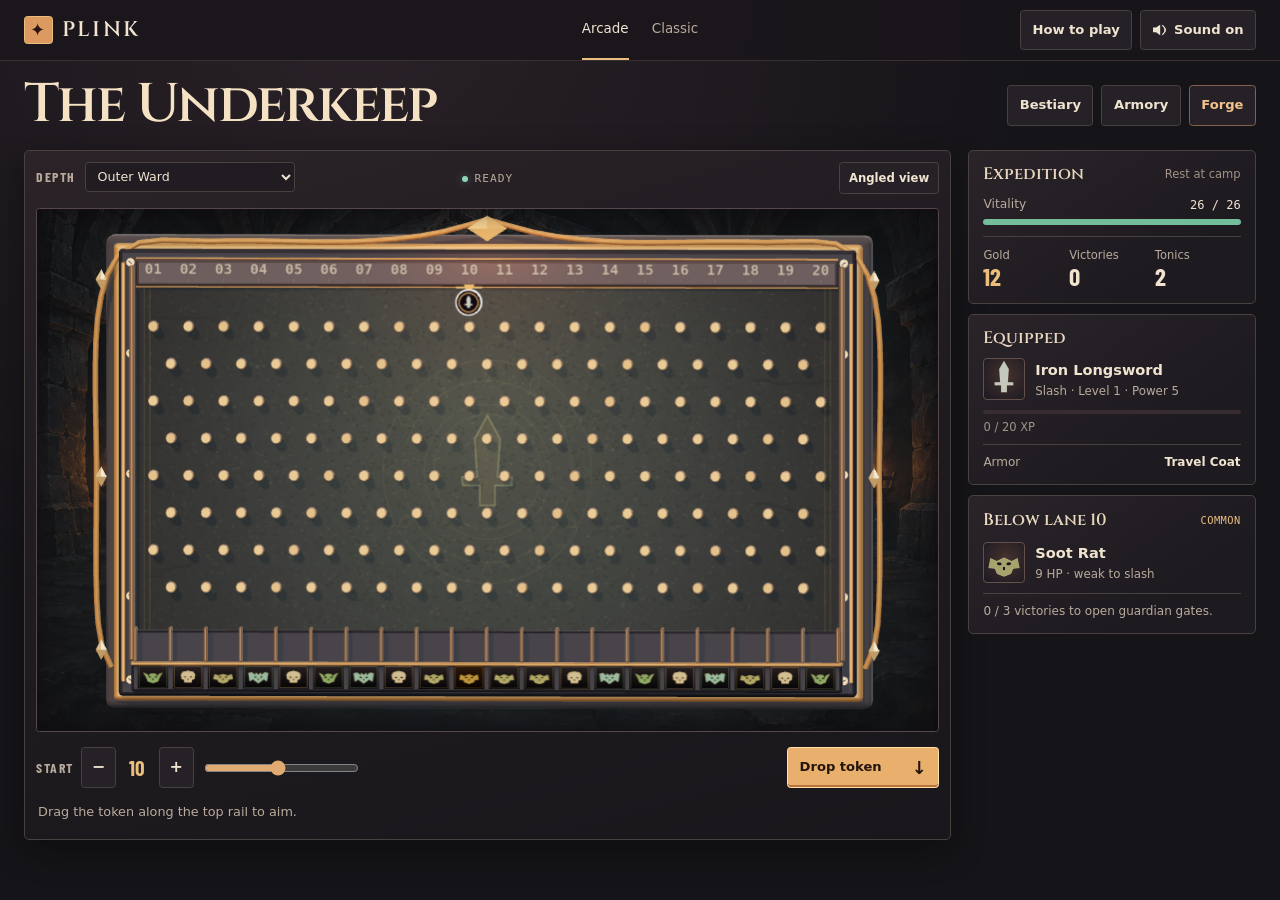
<file: index.html>
<!doctype html>
<html lang="en">
<head>
  <meta charset="utf-8">
  <meta name="viewport" content="width=device-width,initial-scale=1">
  <meta name="description" content="Drop a weapon token, fight the monster below, and gear up for the next descent in Plink Arcade.">
  <meta name="theme-color" content="#151418">
  <title>Plink Arcade · The Underkeep</title>
  <link rel="stylesheet" href="./assets/arcade.css?v=underkeep">
  <script type="module" src="./assets/arcade.js?v=underkeep"></script>
</head>
<body>
  <header class="topbar">
    <div class="frame masthead">
      <a class="brand" href="./" aria-label="Plink Arcade"><span class="brand-mark" aria-hidden="true">✦</span>PLINK</a>
      <nav class="editions" aria-label="Game version"><a href="./" aria-current="page">Arcade</a><a href="./classic/">Classic</a></nav>
      <div class="header-tools">
        <button type="button" class="quiet" id="help">How to play</button>
        <button type="button" class="quiet sound" id="sound" aria-pressed="true"><span class="sound-icon" aria-hidden="true"></span><span id="sound-label">Sound on</span></button>
      </div>
    </div>
  </header>

  <main class="frame game">
    <div class="game-heading">
      <h1>The Underkeep</h1>
      <div class="heading-actions">
        <button type="button" class="quiet" id="journal">Bestiary</button>
        <button type="button" class="quiet" id="armory">Armory</button>
        <button type="button" class="quiet forge" id="forge">Forge</button>
      </div>
    </div>

    <div class="game-layout">
      <section class="machine" id="machine" aria-label="Expedition board">
        <div class="machine-head">
          <div class="depth-select"><label for="depth">Depth</label><select id="depth" disabled></select></div>
          <div class="machine-status"><span class="status-light" aria-hidden="true"></span><span id="machine-state">Loading</span></div>
          <button class="quiet view" type="button" id="view" aria-pressed="false" disabled>Angled view</button>
        </div>

        <div class="stage" id="stage" role="region" aria-label="3D pegboard and monster gates">
          <div class="stage-loading" id="stage-loading">Lighting the board…</div>
          <div class="battle-hud" id="battle-hud" hidden>
            <div class="fighter"><strong>You</strong><span id="arena-hero-hp"></span><div class="hp-track"><div id="arena-hero-meter"></div></div></div>
            <div class="fighter foe"><strong id="arena-foe-name"></strong><span id="arena-foe-hp"></span><div class="hp-track"><div id="arena-foe-meter"></div></div></div>
            <span class="floating-hit player-hit" id="player-hit" aria-hidden="true"></span>
            <span class="floating-hit enemy-hit" id="enemy-hit" aria-hidden="true"></span>
            <div class="battle-signal" id="battle-signal"></div>
          </div>
        </div>

        <div class="launch-controls" id="aim-controls">
          <div class="position-picker">
            <label for="lane">Start</label>
            <button type="button" class="step" id="lane-left" aria-label="Previous start position" disabled>−</button>
            <output id="lane-value" for="lane">10</output>
            <button type="button" class="step" id="lane-right" aria-label="Next start position" disabled>+</button>
            <input type="range" id="lane" min="1" max="20" value="10" disabled>
          </div>
          <div class="launch-kit" id="launch-kit" hidden>
            <label for="rack-count">Tokens</label><select id="rack-count"><option value="1">1</option><option value="2">2</option><option value="3">3</option></select>
            <label for="rack-spread" class="screen-reader">Token spacing</label><select id="rack-spread"><option value="1">Tight spread</option><option value="3">Wide spread</option></select>
          </div>
          <button type="button" class="primary drop" id="drop" disabled><span id="drop-label">Drop token</span><span aria-hidden="true">↓</span></button>
        </div>

        <div class="battle-controls" id="battle-controls" hidden>
          <fieldset class="stances" aria-label="Combat stance">
            <label><input type="radio" name="stance" value="strike" checked><b>Strike</b><small>More damage</small></label>
            <label><input type="radio" name="stance" value="focus"><b>Focus</b><small>Better accuracy</small></label>
            <label><input type="radio" name="stance" value="guard"><b>Guard</b><small>Reduce damage</small></label>
          </fieldset>
          <div class="fight-tools"><button type="button" class="quiet" id="tonic">Tonic</button><button type="button" class="quiet" id="retreat">Retreat</button></div>
        </div>

        <div class="resolution" id="resolution" hidden><div><strong id="result-title"></strong><p id="result-detail"></p></div><button class="primary" id="continue" type="button">Back to board</button></div>
        <p class="machine-note" id="machine-note" role="status">Drag the token along the top rail to aim.</p>
      </section>

      <aside class="side" aria-label="Expedition details">
        <section class="character">
          <div class="side-heading"><h2>Expedition</h2><button class="text-button" type="button" id="camp">Rest at camp</button></div>
          <div class="vitality"><span>Vitality</span><b id="hp-label">26 / 26</b><div class="hp-track"><div id="hp-meter"></div></div></div>
          <dl class="stats"><div><dt>Gold</dt><dd id="gold">12</dd></div><div><dt>Victories</dt><dd id="wins">0</dd></div><div><dt>Tonics</dt><dd id="tonics">2</dd></div></dl>
        </section>

        <section class="equipment">
          <h2>Equipped</h2>
          <div class="weapon-wrap"><span class="weapon-icon" id="weapon-icon" aria-hidden="true"></span><div><strong id="weapon-name">Iron Longsword</strong><p id="weapon-detail">Slash · Level 1</p></div></div>
          <div class="mastery"><div id="xp-meter"></div></div><p id="weapon-xp" class="muted small"></p>
          <div class="armor-line"><span>Armor</span><b id="armor-name">Travel Coat</b></div>
        </section>

        <section class="scout">
          <div class="side-heading"><h2 id="scout-title">Below lane 10</h2><span id="scout-danger" class="danger"></span></div>
          <div class="monster-wrap"><span class="monster-icon" id="scout-icon" aria-hidden="true"></span><div><strong id="scout-name">Soot Rat</strong><p id="scout-weak"></p></div></div>
          <p class="depth-task" id="depth-task"></p>
          <p class="forge-readout" id="forge-readout" hidden></p>
          <ol id="combat-log" class="combat-log" aria-label="Combat log" hidden></ol>
        </section>
      </aside>
    </div>
  </main>

  <dialog id="options" aria-labelledby="options-title">
    <div class="dialog-head"><h2 id="options-title"></h2><button type="button" class="close" id="close-options" aria-label="Close">×</button></div>
    <div class="dialog-body" id="option-content"></div>
  </dialog>
  <noscript><p class="frame">Enable JavaScript to play Plink.</p></noscript>
</body>
</html>
</file>
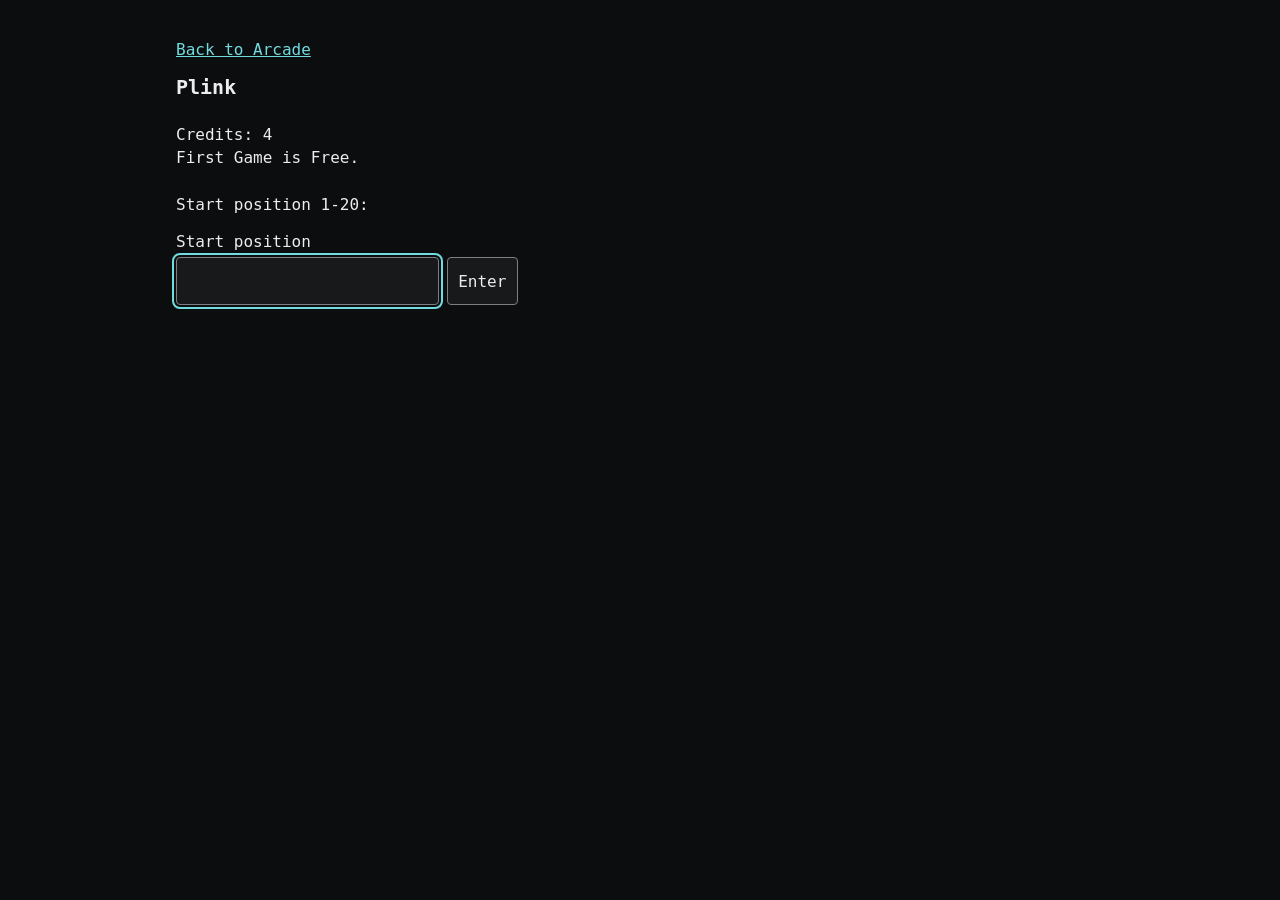
<file: classic/index.html>
<!doctype html>
<html lang="en">
<head>
  <meta charset="utf-8">
  <meta name="viewport" content="width=device-width, initial-scale=1">
  <meta name="description" content="Play the original terminal Plink game in your browser.">
  <title>Plink</title>
  <link rel="stylesheet" href="terminal.css">
  <script type="module" src="terminal.js"></script>
</head>
<body>
  <main>
    <nav aria-label="Game version"><a href="../">Back to Arcade</a></nav>
    <h1>Plink</h1>
    <pre id="screen" role="log" aria-label="Game output"></pre>
    <form id="command" hidden>
      <label for="answer" id="prompt">Input</label>
      <div class="command-row">
        <input id="answer" type="text" autocomplete="off" autocapitalize="off" spellcheck="false" aria-describedby="input-error">
        <button type="submit">Enter</button>
      </div>
      <p id="input-error" role="status"></p>
    </form>
    <button id="restart" type="button" hidden>New game</button>
    <noscript>Enable JavaScript to play Plink.</noscript>
  </main>
</body>
</html>
</file>
<file: assets/arcade.css>
@font-face{font-family:Cinzel;font-style:normal;font-display:swap;font-weight:600;src:url("./cinzel-latin-600-normal.woff2") format("woff2"),url("./cinzel-latin-600-normal.woff") format("woff")}@font-face{font-family:Barlow Condensed;font-style:normal;font-display:swap;font-weight:700;src:url("./barlow-condensed-latin-700-normal.woff2") format("woff2"),url("./barlow-condensed-latin-700-normal.woff") format("woff")}:root{color-scheme:dark;font:400 1rem/1.4 system-ui,sans-serif;--ink: #f0e4d0;--sub: #b9ab9c;--muted: #a19386;--edge: #494040;--panel: #221f24;--surface: #19171c;--gold: #ebbe7d;--amber: #bb773d;--mint: #8fd4b5;--danger: #ffa789;--title: "Cinzel", Georgia, serif;--number: "Barlow Condensed", "Arial Narrow", sans-serif;--mono: ui-monospace, Consolas, monospace;color:var(--ink);background:#151418}*,*:before,*:after{box-sizing:border-box}body{margin:0;min-height:100svh;background:radial-gradient(ellipse at 28% 0,#292127 0,transparent 54%),#151418}button,select,input{font:inherit}button,select{color:inherit}button{cursor:pointer}button:disabled{cursor:default}a{color:inherit}:focus-visible{outline:2px solid var(--gold);outline-offset:3px}[hidden]{display:none!important}.screen-reader{position:absolute;width:1px;height:1px;overflow:hidden;clip-path:inset(50%);white-space:nowrap}h1,h2,h3,p,dl,dd{margin:0}.frame{width:min(100% - 3rem,86rem);margin-inline:auto}.muted{color:var(--muted)}.small{font-size:.72rem}.topbar{border-bottom:1px solid #3a3033;background:#19161bcf}.masthead{min-height:3.75rem;display:grid;grid-template-columns:1fr auto 1fr;align-items:center;gap:1rem}.brand{justify-self:start;display:inline-flex;align-items:center;gap:.55rem;font:600 1.32rem/1 var(--title);text-decoration:none;letter-spacing:.11em}.brand-mark{display:grid;width:1.8rem;aspect-ratio:1;place-items:center;color:#2a1714;background:#dc9960;border:1px solid var(--gold);border-radius:.22rem;font:1.14rem/1 Georgia,serif}.editions{display:flex;align-self:stretch;gap:1.45rem}.editions a{align-content:center;border-bottom:2px solid transparent;color:var(--sub);text-decoration:none;font-size:.84rem}.editions a:is(:hover,[aria-current]){color:var(--ink)}.editions a[aria-current]{border-color:var(--gold)}.header-tools,.heading-actions{display:flex;align-items:center;justify-content:end;gap:.5rem}.heading-actions .forge{color:#f3c38e;border-color:#86604a}.quiet,.primary,.step{display:inline-flex;align-items:center;justify-content:center;gap:.46rem;min-height:2.55rem;border-radius:.22rem;padding:.46rem .72rem;font-size:.82rem;font-weight:650;white-space:nowrap}.quiet,.step{border:1px solid var(--edge);background:#262127;color:var(--ink)}.quiet:hover:enabled,.step:hover:enabled{background:#3d3032;border-color:#8f6950}.quiet:disabled,.step:disabled{opacity:.48}.sound-icon{width:.87rem;height:.87rem;background:currentColor;clip-path:polygon(0 33%,23% 33%,53% 12%,53% 88%,23% 67%,0 67%,0 33%,62% 12%,77% 17%,94% 41%,94% 59%,77% 83%,62% 88%,82% 60%,82% 40%,62% 12%)}.sound[aria-pressed=false] .sound-icon{clip-path:polygon(0 33%,23% 33%,53% 12%,53% 88%,23% 67%,0 67%,0 33%,64% 24%,72% 22%,83% 40%,94% 21%,100% 28%,89% 50%,100% 72%,93% 79%,83% 59%,72% 78%,64% 74%,77% 50%,64% 24%)}.primary{color:#24160f;background:#e9af6c;border:1px solid #ffe0a6;box-shadow:inset 0 -2px #b8733f;font-weight:760}.primary:enabled:hover{background:#f5c88a}.primary:enabled:active{transform:translateY(1px)}.primary:disabled{color:#c1aa94;background:#544036;border-color:#735747;box-shadow:none}.game{padding-bottom:1.8rem}.game-heading{display:flex;align-items:center;justify-content:space-between;min-height:5.55rem;gap:1rem}h1{font:600 clamp(2rem,4.25vw,3.8rem)/1.03 var(--title);letter-spacing:-.035em;color:#f5e2c5}h2{font:600 1.04rem/1.25 var(--title);color:#e8d7be}.game-layout{display:grid;grid-template-columns:minmax(0,1fr) 18rem;align-items:start;gap:1.05rem}.machine,.side>section{border:1px solid var(--edge);border-radius:.31rem;background:var(--surface)}.machine{min-width:0;padding:.7rem;background:linear-gradient(165deg,#2b2328 0,#211d22 32%,#19171b);box-shadow:0 .6rem 2rem #0806097d}.machine-head{min-height:2.85rem;display:grid;grid-template-columns:1fr auto 1fr;align-items:start;gap:.82rem}.depth-select{display:flex;align-items:center;gap:.55rem}.depth-select label,.position-picker label{color:var(--sub);font:700 .86rem/1 var(--number);text-transform:uppercase;letter-spacing:.11em}.depth-select select{min-width:8.4rem;max-width:100%;background:#201c22;border:1px solid var(--edge);border-radius:.22rem;padding:.34rem 1.55rem .34rem .5rem;font-size:.79rem}.machine-status{display:flex;align-items:center;gap:.4rem;min-height:2.1rem;color:var(--sub);font:.7rem/1.1 var(--mono);text-transform:uppercase;letter-spacing:.09em}.status-light{width:.38rem;aspect-ratio:1;border-radius:50%;background:var(--mint);box-shadow:0 0 .6rem #8fd4b57a}.machine[data-phase=fall] .status-light,.machine[data-phase=fight] .status-light{background:var(--gold);box-shadow:0 0 .6rem #ffb76b8a}.view{justify-self:end;min-height:2rem;padding:.3rem .55rem;font-size:.73rem}.view[aria-pressed=true]{border-color:#9c7453;color:var(--gold)}.stage{position:relative;display:grid;place-items:center;width:100%;aspect-ratio:1.72;max-height:max(18rem,calc(100svh - 18.5rem));isolation:isolate;overflow:hidden;border:1px solid #58474a;border-radius:.22rem;background:radial-gradient(ellipse at center,#31333a3d,#121116a8 86%),url("./underkeep.webp") center 48% / cover,#15141b;touch-action:pan-y}.stage:after{content:"";position:absolute;inset:0;pointer-events:none;box-shadow:inset 0 0 1.6rem #0c0a0fbc;z-index:2}.stage canvas{display:block;width:100%;height:100%;position:absolute;inset:0}.stage.is-dragging{cursor:grabbing}.stage.is-aimable.is-over-rail:not(.is-dragging) canvas{cursor:grab}.stage.is-arena{background:linear-gradient(#17141b4c,#15131b34 50%,#140d14a4),url("./underkeep.webp") center 56% / cover,#15141b}.stage-loading{padding:1rem;text-align:center;color:var(--gold);font:.85rem/1.45 var(--mono)}.stage-loading a{display:block;margin-top:.5rem}.launch-controls,.resolution,.battle-controls{min-height:3.8rem;display:flex;align-items:center;justify-content:space-between;gap:.8rem;padding-top:.6rem}.position-picker{min-width:0;display:flex;align-items:center;gap:.45rem}.position-picker output{min-width:1.75rem;text-align:center;color:var(--gold);font:700 1.32rem/.9 var(--number)}.position-picker input{min-width:3rem;width:min(14vw,9.7rem);accent-color:#e0aa70;margin:0 .18rem}.step{min-width:2.2rem;padding-inline:.42rem;font-size:1rem}.drop{min-width:9.5rem;justify-content:space-between}.drop span:last-child{font-size:1.12rem;line-height:1}.launch-kit{display:flex;align-items:center;gap:.35rem}.launch-kit label{font:700 .82rem/1 var(--number);color:var(--sub);text-transform:uppercase;letter-spacing:.08em}.launch-kit select{min-height:2rem;padding:.1rem .28rem;border:1px solid var(--edge);border-radius:.22rem;background:#2e262d;font-size:.73rem}.machine-note{min-height:2.7em;display:flex;align-items:center;color:var(--sub);font-size:.8rem;padding:.15rem .12rem 0}.machine[data-phase=result] .machine-note{position:absolute;width:1px;height:1px;min-height:0;padding:0;overflow:hidden;clip-path:inset(50%)}.side{display:grid;gap:.65rem}.side>section{padding:.83rem .9rem;background:linear-gradient(145deg,#2a2429,#1d1a20 71%)}.side-heading{display:flex;align-items:center;justify-content:space-between;gap:.6rem;margin-bottom:.7rem}.text-button{border:0;padding:.14rem 0;background:none;color:var(--gold);text-decoration:underline;text-underline-offset:.2em;font-size:.72rem}.text-button:disabled{color:var(--muted);text-decoration:none}.vitality{display:grid;grid-template-columns:1fr auto;align-items:center;gap:.34rem;color:var(--sub);font-size:.77rem}.vitality b,.fighter span{color:var(--ink);font:.75rem/1 var(--mono)}.hp-track,.mastery{grid-column:1/-1;width:100%;height:.39rem;background:#372c31;overflow:hidden;border-radius:1rem}.hp-track>div,.mastery>div{height:100%;width:100%;background:#74bd9b;transition:width .24s ease-out}.stats{display:grid;grid-template-columns:repeat(3,1fr);margin-top:.7rem;border-top:1px solid var(--edge);padding-top:.63rem}.stats dt{font-size:.72rem;color:var(--sub)}.stats dd{font:700 1.55rem/1.05 var(--number);color:var(--ink)}.stats>div:first-child dd{color:var(--gold)}.weapon-wrap,.monster-wrap{display:flex;align-items:center;gap:.64rem;margin-top:.58rem}.weapon-wrap strong,.monster-wrap strong{font-size:.91rem}.weapon-wrap p,.monster-wrap p{margin-top:.12rem;color:var(--sub);font-size:.74rem}.weapon-icon,.monster-icon,.item-icon{display:grid;place-items:center;width:2.6rem;height:2.6rem;flex:0 0 auto;background:radial-gradient(ellipse at 55% 42%,#46332e,#211c24 85%);border:1px solid #625049;border-radius:.24rem}.weapon-icon canvas,.monster-icon canvas,.item-icon canvas{display:block;width:100%;height:100%}.mastery{height:.27rem;margin:.6rem 0 .32rem}.mastery div{background:#daa76c}.armor-line{display:flex;align-items:center;justify-content:space-between;gap:.4rem;margin-top:.57rem;border-top:1px solid var(--edge);padding-top:.54rem;color:var(--sub);font-size:.75rem}.armor-line b{color:var(--ink);font-weight:590}.danger{color:var(--gold);font:.65rem/1 var(--mono);text-transform:uppercase;letter-spacing:.04em}.depth-task{margin-top:.63rem;border-top:1px solid var(--edge);padding-top:.53rem;color:var(--sub);font-size:.75rem}.forge-readout{margin-top:.37rem;color:var(--gold);font:.69rem/1.45 var(--mono)}.battle-hud{position:absolute;z-index:1;inset:0;display:grid;align-content:start;grid-template-columns:minmax(0,1fr) minmax(0,1fr);gap:10%;padding:clamp(.45rem,2.2vw,1.6rem);pointer-events:none}.fighter{display:grid;grid-template-columns:minmax(0,1fr) auto;gap:.25rem .4rem;padding:.5rem .6rem;min-width:0;align-items:center;background:#151219dd;border:1px solid #5f5050;border-radius:.24rem}.fighter strong{font-size:.83rem}.fighter.foe .hp-track>div{background:#e27e61}.battle-signal{position:absolute;bottom:6%;left:50%;transform:translate(-50%);width:max-content;max-width:92%;padding:.34rem .62rem;text-align:center;font:.76rem/1.4 var(--mono);background:#151219f0;border:1px solid #60464a;border-radius:.18rem;color:var(--sub)}.battle-signal.heavy{color:#ffe0ac;background:#552e24f2;border-color:#c2774f}.floating-hit{position:absolute;z-index:2;isolation:isolate;top:38%;display:grid;place-items:center;opacity:0;min-width:3.3rem;min-height:2.95rem;padding:.3rem .69rem;text-align:center;color:#fff3df;text-shadow:0 2px 0 #241017,0 0 3px #140911;font:700 clamp(1.22rem,3.2vw,2.45rem)/1 var(--number);filter:drop-shadow(0 .2rem .3rem #100a13);--splat: #ff8b76;--fill: #a32e2d}.floating-hit:before,.floating-hit:after{position:absolute;inset:0;z-index:-1;content:"";clip-path:polygon(4% 35%,19% 27%,14% 10%,37% 17%,44% 0,59% 14%,82% 5%,81% 25%,100% 32%,87% 50%,97% 69%,77% 73%,80% 91%,58% 85%,47% 100%,35% 84%,12% 93%,16% 72%,0 60%,11% 49%);background:var(--splat)}.floating-hit:after{transform:scale(.86,.79);background:radial-gradient(ellipse at 58% 30%,var(--fill),#351823)}.floating-hit.player-hit{left:66%}.floating-hit.enemy-hit{right:66%}.floating-hit[data-kind=critical]{--splat: #ffe491;--fill: #ab632e;color:#fff7af}.floating-hit[data-kind=weakness]{--splat: #ffbd76;--fill: #a0462a}.floating-hit[data-kind=heavy]{--splat: #f987c1;--fill: #a33365}.floating-hit[data-kind=miss]{--splat: #91bce8;--fill: #3c577f;color:#e5f3ff;font-size:clamp(.82rem,2.1vw,1.35rem)}.floating-hit[data-kind=heal],.floating-hit[data-kind=guard]{--splat: #8ee8bc;--fill: #297858;color:#e7fff0}.floating-hit.visible{animation:hit-float .68s both ease-out}@keyframes hit-float{0%{opacity:0;transform:translateY(.62rem) scale(.58)}12%{opacity:1;transform:translateY(.1rem) scale(1.14)}25%,64%{opacity:1;transform:translateY(-.16rem) scale(1)}to{opacity:0;transform:translateY(-1.22rem) scale(.96)}}.battle-controls{flex-wrap:wrap}.stances{min-width:0;flex:1 1 auto;border:0;margin:0;padding:0;display:grid;grid-template-columns:repeat(3,1fr);gap:.34rem}.stances label{position:relative;cursor:pointer;display:grid;place-items:center;min-height:2.8rem;border:1px solid var(--edge);color:var(--sub);border-radius:.2rem;background:#232027;line-height:1.1;padding:.3rem}.stances input{position:absolute;opacity:0}.stances label:has(:checked){background:#50392c;border-color:#b48559;color:#ffe4bd}.stances label:has(:focus-visible){outline:2px solid var(--gold)}.stances b{font-size:.81rem}.stances small{font-size:.64rem;margin-top:.14rem}.fight-tools{display:flex;gap:.34rem}.resolution{gap:.5rem}.resolution strong{font:600 .92rem/1.2 var(--title);color:var(--gold)}.resolution p{color:var(--sub);font-size:.77rem;margin-top:.1rem}.combat-log{display:grid;gap:.24rem;margin:.55rem 0 0;list-style:none;padding:.45rem 0 0;border-top:1px solid var(--edge);font-size:.7rem;color:var(--sub)}.combat-log li:first-child{color:var(--ink)}dialog{color:var(--ink);background:#222026;border:1px solid #7e5d4f;border-radius:.34rem;width:min(39rem,calc(100% - 1.4rem));max-height:87svh;padding:0;box-shadow:0 1.5rem 5rem #070405bd}dialog::backdrop{background:#09080bc4}.dialog-head{position:sticky;top:0;z-index:1;display:flex;align-items:center;justify-content:space-between;padding:.65rem .94rem;background:#2b2429;border-bottom:1px solid var(--edge)}.dialog-head h2{font-size:1.22rem}.close{width:2.25rem;height:2.25rem;border-radius:.2rem;border:1px solid var(--edge);background:#211b24;font-size:1.3rem}.dialog-body{padding:.83rem .94rem 1rem}.dialog-body p{color:var(--sub);margin-bottom:.66rem;font-size:.875rem}.dialog-body h3{font:600 .91rem/1.2 var(--title);color:var(--gold);margin:.9rem 0 .42rem}.dialog-actions{display:flex;flex-wrap:wrap;gap:.4rem}.shop-list{display:grid;gap:.32rem}.shop-item{display:grid;grid-template-columns:2.7rem minmax(0,1fr) auto;align-items:center;gap:.5rem;background:#2a242a;border:1px solid #483c43;padding:.37rem;border-radius:.24rem}.shop-item strong{display:block;font-size:.82rem}.shop-item small{color:var(--sub);font-size:.7rem}.shop-item button{min-height:2.25rem;padding-inline:.5rem}.forge-list{display:grid;gap:.5rem}.forge-item{display:grid;grid-template-columns:minmax(0,1fr) auto;align-items:center;gap:.7rem;padding:.56rem .63rem;border:1px solid var(--edge);border-radius:.22rem;background:#2c2429}.forge-item b{display:block;font-size:.86rem}.forge-item small{display:block;margin-top:.18rem;color:var(--sub);font-size:.75rem}.journal-list{display:grid;grid-template-columns:repeat(2,minmax(0,1fr));gap:.37rem}.journal-item{display:flex;align-items:center;gap:.45rem;padding:.32rem;border:1px solid #4b3d45;border-radius:.2rem}.journal-item .item-icon{width:2.1rem;height:2.1rem}.journal-item b,.journal-item small{display:block;font-size:.73rem}.journal-item small{color:var(--sub)}.game-rules{margin:0;padding-left:1.3rem;color:var(--sub);font-size:.9rem}.game-rules li+li{margin-top:.55rem}@media(min-width:83rem){.game-layout{grid-template-columns:minmax(0,1fr) 19rem}}@media(max-width:67rem){.frame{width:calc(100% - 1.7rem)}.game-layout{grid-template-columns:minmax(0,1fr) 15.5rem;gap:.6rem}}@media(max-width:51rem){.game-layout{grid-template-columns:minmax(0,1fr)}.game-heading{min-height:4.6rem}.side{grid-template-columns:1fr 1fr}.scout{grid-column:1/-1}}@media(max-width:34rem){.frame{width:calc(100% - 1.15rem)}.masthead{gap:.32rem;min-height:3.35rem}.brand{font-size:1rem;gap:.22rem}.brand-mark{width:1.27rem;font-size:.82rem}.editions{gap:.5rem}.editions a{font-size:.72rem}.header-tools{gap:.24rem}.header-tools button{min-height:2rem;font-size:.63rem;padding-inline:.3rem}.sound-icon{display:none}.game-heading{min-height:4.1rem;gap:.3rem}.heading-actions{gap:.24rem}.heading-actions button{min-height:2.2rem;font-size:.68rem;padding-inline:.42rem}h1{font-size:1.48rem}.heading-actions button{padding-inline:.32rem}.machine{padding:.36rem}.machine-head{gap:.24rem;min-height:2.5rem}.depth-select{gap:.24rem}.depth-select label{display:none}.depth-select select{min-width:0;font-size:.67rem;padding:.34rem .3rem}.machine-status{letter-spacing:0;font-size:.59rem}.view{font-size:.62rem;padding-inline:.35rem}.position-picker{gap:.22rem}.position-picker input{width:3.2rem}.position-picker label{font-size:.7rem}.drop{min-width:6.9rem;font-size:.73rem;padding-inline:.42rem}.step{min-width:2rem}.launch-controls:has(.launch-kit:not([hidden])){flex-wrap:wrap;gap:.36rem}.launch-controls:has(.launch-kit:not([hidden])) .position-picker{flex-basis:100%}.launch-kit{gap:.24rem}.launch-kit select{font-size:.67rem}.side{gap:.35rem}.side>section{padding:.6rem .5rem}.side h2{font-size:.86rem}.side-heading{gap:.25rem}.weapon-wrap{gap:.36rem}.weapon-icon{width:2rem;height:2rem}.weapon-wrap strong{font-size:.74rem}.battle-controls{gap:.35rem}.battle-controls .quiet{min-height:2rem;font-size:.68rem}.fighter{padding:.24rem .27rem}.fighter strong,.fighter span{font-size:.61rem}.battle-signal{padding:.24rem .4rem;font-size:.62rem}.journal-list{grid-template-columns:1fr}}@media(prefers-reduced-motion:reduce){*,*:before,*:after{animation-duration:.01ms!important;transition-duration:.01ms!important}.floating-hit.visible{animation:none;opacity:1}.primary:enabled:active{transform:none}}
</file>
<file: classic/terminal.css>
:root {
  color-scheme: dark;
  background: #0c0d0e;
  color: #ededed;
  font-family: ui-monospace, 'Cascadia Mono', Consolas, monospace;
}

body { margin: 0; }

nav { margin-bottom: 1rem; }
nav a { color: #71dcdf; }

main {
  max-width: 58rem;
  margin-inline: auto;
  padding: clamp(1rem, 4vw, 2.5rem);
}

h1 {
  margin: 0 0 1.5rem;
  font-size: 1.25rem;
}

pre {
  margin: 0 0 1rem;
  overflow-x: auto;
  font: inherit;
  line-height: 1.45;
  white-space: pre-wrap;
}

label { display: block; margin-bottom: 0.4rem; }
.command-row { display: flex; gap: 0.5rem; }

input, button {
  border: 1px solid #7c8085;
  border-radius: 0.25rem;
  background: #17191b;
  color: inherit;
  font: inherit;
  min-height: 2.75rem;
  padding-inline: 0.65rem;
}

input { width: 15rem; min-width: 0; }
button { cursor: pointer; }
:focus-visible { outline: 2px solid #71dcdf; outline-offset: 2px; }
#input-error { color: #ffab9e; margin: 0.5rem 0 0; }
#input-error:empty { display: none; }

.ansi-32 { color: #71d988; }
.ansi-33 { color: #f1d251; }
.ansi-35 { color: #e0a3f2; }
.ansi-36 { color: #71dcdf; }
.ansi-37 { color: #ededed; }
</file>
